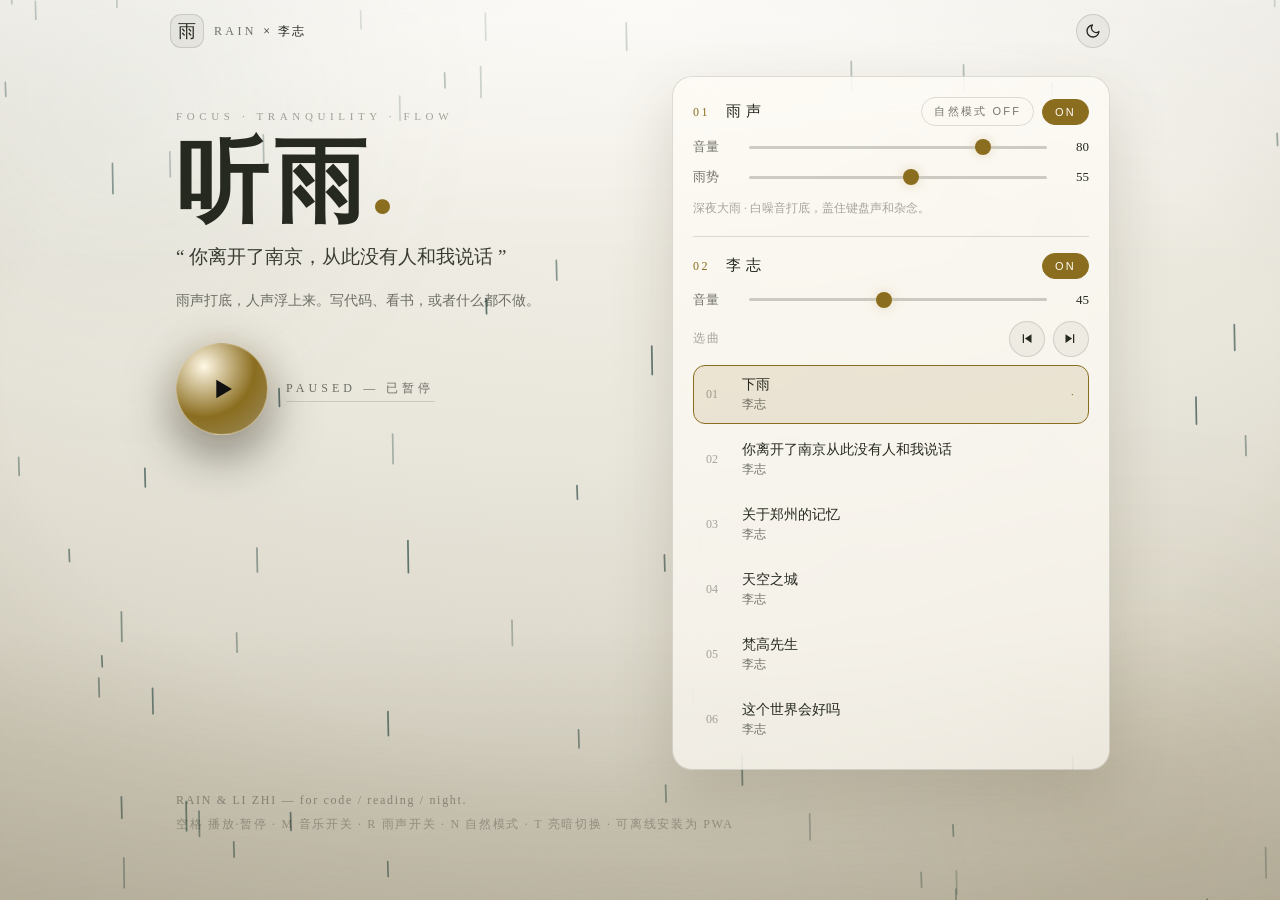
<file: index.html>
<!DOCTYPE html>
<html lang="zh-CN">
<head>
<meta charset="UTF-8" />
<meta name="viewport" content="width=device-width, initial-scale=1, viewport-fit=cover" />
<title>Rain — 雨声 × 李志</title>
<meta name="description" content="Rain & Li Zhi — 雨声混合李志，专注、平静、流动。适合编程、阅读与深夜。" />
<meta name="theme-color" content="#0b0f0e" />
<meta name="color-scheme" content="dark light" />
<script>
(function(){try{var t=localStorage.getItem('rain.theme');if(!t){t=matchMedia('(prefers-color-scheme: light)').matches?'light':'dark';}document.documentElement.dataset.theme=t;}catch(e){document.documentElement.dataset.theme='dark';}})();
</script>
<link rel="manifest" href="./manifest.webmanifest" />
<link rel="icon" type="image/svg+xml" href="./icons/icon.svg" />
<link rel="apple-touch-icon" href="./icons/apple-touch-icon.png" />
<meta name="mobile-web-app-capable" content="yes" />
<meta name="apple-mobile-web-app-status-bar-style" content="black-translucent" />
<meta name="apple-mobile-web-app-title" content="Rain" />
<link rel="preconnect" href="https://drive-cdn.1994.link" crossorigin />
<link rel="stylesheet" href="./styles.css" />
</head>
<body>
<canvas id="rain-canvas" aria-hidden="true"></canvas>
<div class="vignette" aria-hidden="true"></div>
<div class="grain" aria-hidden="true"></div>
<div class="glow glow-a" aria-hidden="true"></div>
<div class="glow glow-b" aria-hidden="true"></div>

<header class="topbar">
  <div class="brand">
    <span class="brand-mark">雨</span>
    <span class="brand-text">RAIN <em>× 李志</em></span>
  </div>
  <div class="top-actions">
    <button id="theme-btn" class="theme-btn" aria-label="切换亮色 / 暗色">
      <svg id="icon-moon" viewBox="0 0 24 24" width="16" height="16" fill="none" stroke="currentColor" stroke-width="2" stroke-linecap="round" stroke-linejoin="round"><path d="M21 12.8A9 9 0 1 1 11.2 3a7 7 0 0 0 9.8 9.8z"/></svg>
      <svg id="icon-sun" viewBox="0 0 24 24" width="16" height="16" fill="none" stroke="currentColor" stroke-width="2" stroke-linecap="round" stroke-linejoin="round" hidden><circle cx="12" cy="12" r="4"/><path d="M12 2v2M12 20v2M4.9 4.9l1.4 1.4M17.7 17.7l1.4 1.4M2 12h2M20 12h2M4.9 19.1l1.4-1.4M17.7 6.3l1.4-1.4"/></svg>
    </button>
    <button id="install-btn" class="ghost-btn" hidden>安装 App</button>
  </div>
</header>

<main class="stage">
  <section class="hero">
    <p class="kicker">FOCUS · TRANQUILITY · FLOW</p>
    <h1 class="title">听雨<span class="dot">.</span></h1>
    <p id="quote" class="quote">“ 你离开了南京，从此没有人和我说话 ”</p>
    <p class="sub">雨声打底，人声浮上来。写代码、看书，或者什么都不做。</p>

    <div class="big-play-wrap">
      <button id="play-btn" class="master-btn" aria-label="播放">
        <svg viewBox="0 0 24 24" width="34" height="34" fill="currentColor"><path d="M8 5.5v13l11-6.5z"/></svg>
      </button>
      <button id="pause-btn" class="master-btn" aria-label="暂停" hidden>
        <svg viewBox="0 0 24 24" width="34" height="34" fill="currentColor"><path d="M7 5h4v14H7zM13 5h4v14h-4z"/></svg>
      </button>
      <div class="big-play-hint"><span id="state-label">TAP TO BEGIN</span></div>
    </div>

    <div class="now-playing" id="now-playing" hidden>
      <span class="eq" aria-hidden="true"><i></i><i></i><i></i><i></i></span>
      <span id="np-text">雨声 · 下雨 — 李志</span>
    </div>
  </section>

  <section class="panel">
    <div class="channel">
      <div class="channel-head">
        <h2><span class="num">01</span> 雨声</h2>
        <span class="head-chips">
          <button class="chip" id="rain-natural" aria-pressed="false">自然模式 OFF</button>
          <button class="chip is-on" id="rain-mute" aria-pressed="true">ON</button>
        </span>
      </div>
      <label class="slider-row" id="rain-volume-row">
        <span>音量</span>
        <input id="rain-volume" type="range" min="0" max="100" value="80" />
        <b id="rain-volume-val">80</b>
      </label>
      <label class="slider-row" id="rain-intensity-row">
        <span>雨势</span>
        <input id="rain-intensity" type="range" min="1" max="100" value="55" />
        <b id="rain-intensity-val">55</b>
      </label>
      <p class="hint">深夜大雨 · 白噪音打底，盖住键盘声和杂念。</p>
    </div>

    <div class="divider"></div>

    <div class="channel">
      <div class="channel-head">
        <h2><span class="num">02</span> 李志</h2>
        <button class="chip is-on" id="music-mute" aria-pressed="true">ON</button>
      </div>
      <label class="slider-row">
        <span>音量</span>
        <input id="music-volume" type="range" min="0" max="100" value="45" />
        <b id="music-volume-val">45</b>
      </label>
      <div class="track-nav">
        <span class="track-nav-label">选曲</span>
        <span class="spacer"></span>
        <button id="prev-btn" class="icon-btn" aria-label="上一首">
          <svg viewBox="0 0 24 24" width="15" height="15" fill="currentColor"><path d="M6 5h2v14H6zM20 5v14L9.5 12z"/></svg>
        </button>
        <button id="next-btn" class="icon-btn" aria-label="下一首">
          <svg viewBox="0 0 24 24" width="15" height="15" fill="currentColor"><path d="M16 5h2v14h-2zM4 5v14l10.5-7z"/></svg>
        </button>
      </div>
      <ol id="track-list" class="tracks"></ol>
    </div>
  </section>

  <footer class="foot">
    <p>RAIN &amp; LI ZHI — for code / reading / night.</p>
    <p class="tiny">空格 播放·暂停 · M 音乐开关 · R 雨声开关 · N 自然模式 · T 亮暗切换 · 可离线安装为 PWA</p>
  </footer>
</main>

<script src="./app.js" defer></script>
</body>
</html>
</file>
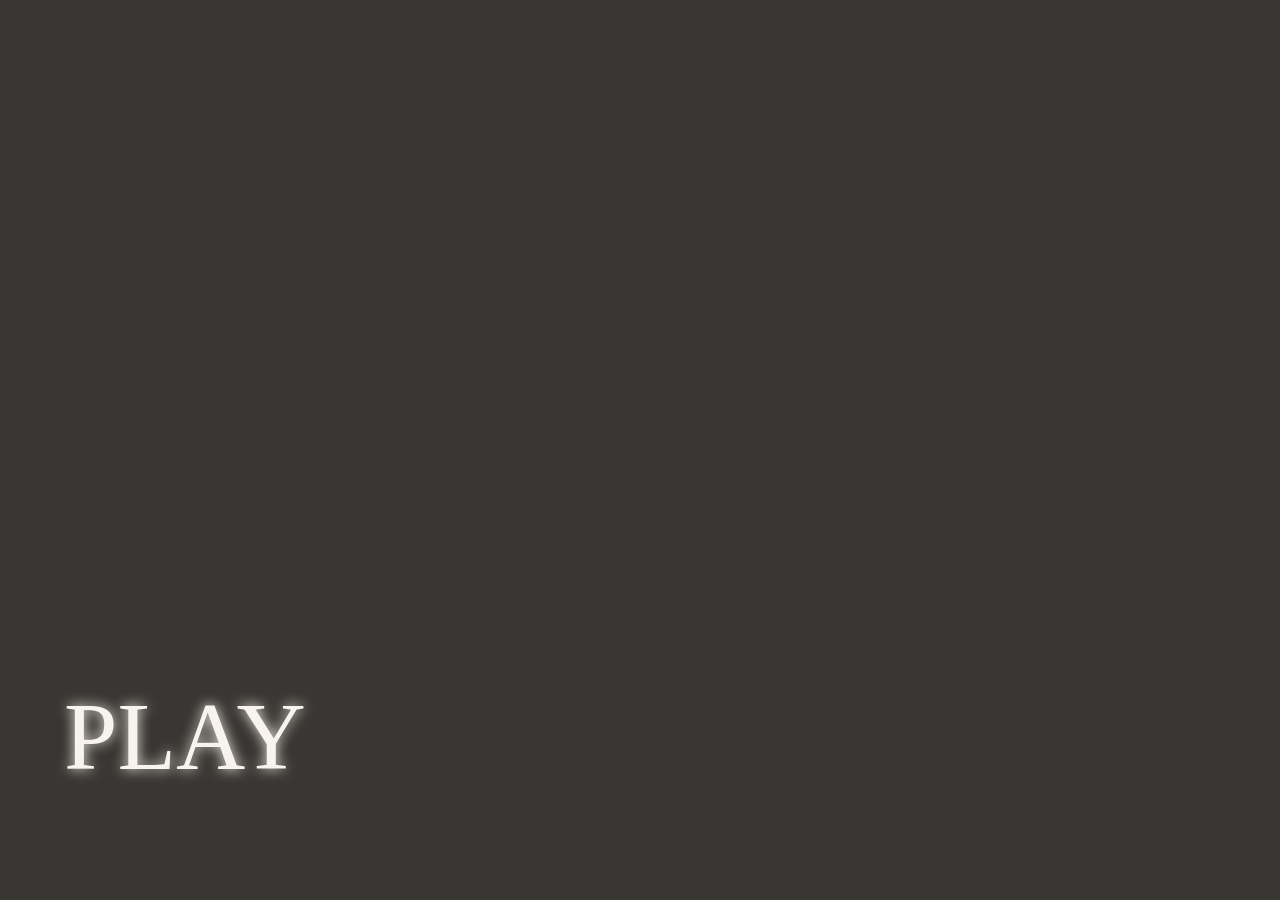
<file: templates/index.html>
<!DOCTYPE html>
<html lang="zh-CN">
<head>
    <meta charset="UTF-8">
    <title>Rain</title>
    <link rel="stylesheet" href="https://cdn.staticfile.org/aplayer/1.9.1/APlayer.min.css">
    <style>
        * {
            margin: 0;
            padding: 0;
        }

        html {
            height: 100%;
        }

        body {
            min-height: 100%;
            background: #393733;
            height: 100%;
            position: relative;
        }

        #music-play {
            display: none;
        }

        #ctl {
            font-size: 6rem;
            color: #f8f4ed;
            text-shadow: 0 0 0.8rem #f8f4ed;
        }

        #rain-play {
            bottom: 12%;
            left: 5%;
            position: absolute;
            cursor: pointer;
        }

    </style>
</head>
<body>
<audio
        src="https://drive-cdn.1994.link/rain-project/rain001.m4a" preload="auto" loop id="au"
>
    Your browser does not support the audio tag.
</audio>
<div id="rain-play">
    <div id="ctl">PLAY</div>
</div>
<div id="music-play">
    <div id="player"></div>
</div>
<script src="https://cdn.staticfile.org/aplayer/1.9.1/APlayer.min.js"></script>
<script>
    const ap = new APlayer({
        container: document.getElementById('player'),
        listFolded: true,
        preload: 'auto',
        volume: 0.4,
        mini: true,
        audio: [
            {name: '下雨', url: 'https://drive-cdn.1994.link/rain-project/下雨.m4a', artist: '李志'},
            {name: '你离开了南京从此没有人和我说话', url: 'https://drive-cdn.1994.link/rain-project/你离开了南京从此没有人和我说话.m4a', artist: '李志'},
            {name: '关于郑州的记忆', url: 'https://drive-cdn.1994.link/rain-project/关于郑州的记忆.m4a', artist: '李志'},
            {name: '天空之城', url: 'https://drive-cdn.1994.link/rain-project/天空之城.m4a', artist: '李志'},
            {name: '梵高先生', url: 'https://drive-cdn.1994.link/rain-project/梵高先生.m4a', artist: '李志'},
            {name: '这个世界会好吗', url: 'https://drive-cdn.1994.link/rain-project/这个世界会好吗.m4a', artist: '李志'},
        ]
    });
    const au = document.getElementById('au')
    const ctl = document.getElementById('ctl')
    ctl.addEventListener('click', function () {
        const paused = au.paused
        if (paused) {
            au.play()
            ap.play()
            ctl.innerHTML = 'PAUSE'
        } else {
            au.pause()
            ap.pause()
            ctl.innerHTML = 'PLAY'
        }
    })
</script>
</body>
</html>
</file>
<file: styles.css>
:root{
  color-scheme:dark;
  --bg:#0b0f0e;
  --bg2:#131918;
  --ink:#f2ece1;
  --muted:rgba(242,236,225,.58);
  --faint:rgba(242,236,225,.32);
  --line:rgba(242,236,225,.12);
  --accent:#d8c9a3;
  --accent-dim:rgba(216,201,163,.18);
  --card:rgba(18,24,22,.62);
  --wash:rgba(242,236,225,.06);
  --wash-hover:rgba(242,236,225,.12);
  --track:rgba(242,236,225,.18);
  --pill-bg:rgba(0,0,0,.28);
  --shadow:0 24px 70px rgba(0,0,0,.45);
  --chip-on-ink:#0d0f0e;
  --radius:20px;
}
[data-theme="light"]{
  color-scheme:light;
  --bg:#e9e6dc;
  --bg2:#f5f2e9;
  --ink:#26291f;
  --muted:rgba(38,41,31,.64);
  --faint:rgba(38,41,31,.4);
  --line:rgba(38,41,31,.15);
  --accent:#8a6d1f;
  --accent-dim:rgba(138,109,31,.13);
  --card:rgba(255,253,247,.68);
  --wash:rgba(38,41,31,.05);
  --wash-hover:rgba(38,41,31,.1);
  --track:rgba(38,41,31,.22);
  --pill-bg:rgba(255,255,255,.55);
  --shadow:0 24px 60px rgba(90,80,55,.2);
  --chip-on-ink:#fffdf4;
}
*{box-sizing:border-box;margin:0;padding:0}
[hidden]{display:none!important}
html,body{height:100%}
body{
  font-family:"Songti SC","Noto Serif SC",Georgia,"PingFang SC","Hiragino Sans GB","Microsoft YaHei",serif;
  background:radial-gradient(120% 90% at 50% 0%, #1b2320 0%, var(--bg) 55%, #070908 100%);
  color:var(--ink);
  min-height:100dvh;
  overflow-x:hidden;
  -webkit-font-smoothing:antialiased;
  transition:background .4s ease,color .4s ease;
}
[data-theme="light"] body{
  background:radial-gradient(120% 90% at 50% 0%, #f7f4ec 0%, var(--bg) 55%, #d6d1c1 100%);
}
body::before{
  content:"";position:fixed;inset:0;pointer-events:none;
  background:linear-gradient(180deg, rgba(0,0,0,.25), transparent 30%, transparent 70%, rgba(0,0,0,.5));
  z-index:2;
}
[data-theme="light"] body::before{
  background:linear-gradient(180deg, rgba(255,255,255,.55), transparent 30%, transparent 70%, rgba(120,110,85,.2));
}
#rain-canvas{position:fixed;inset:0;width:100%;height:100%;z-index:0;opacity:.9}
[data-theme="light"] #rain-canvas{opacity:.85}
.vignette{position:fixed;inset:0;z-index:1;pointer-events:none;
  background:radial-gradient(90% 75% at 50% 42%, transparent 40%, rgba(0,0,0,.55) 100%);}
[data-theme="light"] .vignette{
  background:radial-gradient(90% 75% at 50% 42%, transparent 55%, rgba(120,110,85,.24) 100%);}
.grain{position:fixed;inset:0;z-index:3;pointer-events:none;opacity:.07;mix-blend-mode:overlay;
  background-image:url("data:image/svg+xml,%3Csvg xmlns='http://www.w3.org/2000/svg' width='140' height='140'%3E%3Cfilter id='n'%3E%3CfeTurbulence type='fractalNoise' baseFrequency='.9' numOctaves='2'/%3E%3C/filter%3E%3Crect width='100%25' height='100%25' filter='url(%23n)' opacity='.9'/%3E%3C/svg%3E");}
.glow{position:fixed;border-radius:50%;filter:blur(90px);z-index:0;pointer-events:none;opacity:.5}
.glow-a{width:44vw;height:44vw;left:-12vw;top:-14vw;background:radial-gradient(circle, rgba(84,120,105,.35), transparent 65%)}
.glow-b{width:52vw;height:52vw;right:-16vw;bottom:-18vw;background:radial-gradient(circle, rgba(216,201,163,.16), transparent 65%)}
[data-theme="light"] .glow-a{background:radial-gradient(circle, rgba(120,150,135,.28), transparent 65%)}
[data-theme="light"] .glow-b{background:radial-gradient(circle, rgba(150,120,60,.2), transparent 65%)}

.topbar{
  position:relative;z-index:5;
  display:flex;align-items:center;justify-content:space-between;
  padding:calc(14px + env(safe-area-inset-top)) 20px 10px;
  max-width:980px;margin:0 auto;
}
.brand{display:flex;align-items:center;gap:10px}
.brand-mark{
  width:34px;height:34px;display:grid;place-items:center;
  border:1px solid var(--line);border-radius:11px;
  background:var(--wash);font-size:18px;
}
.brand-text{letter-spacing:.28em;font-size:12px;color:var(--muted)}
.brand-text em{font-style:normal;color:var(--ink);letter-spacing:.2em}
.top-actions{display:flex;align-items:center;gap:10px}
.clock{font-variant-numeric:tabular-nums;font-size:13px;letter-spacing:.18em;color:var(--muted)}
.ghost-btn{
  border:1px solid var(--line);background:var(--wash);color:var(--ink);
  border-radius:999px;padding:7px 14px;font-size:12px;letter-spacing:.12em;cursor:pointer;
}
.ghost-btn:hover{background:var(--wash-hover)}
.theme-btn{
  width:34px;height:34px;border-radius:50%;cursor:pointer;
  border:1px solid var(--line);background:var(--wash);color:var(--ink);
  display:grid;place-items:center;
}
.theme-btn:hover{background:var(--wash-hover)}

.stage{position:relative;z-index:5;max-width:980px;margin:0 auto;padding:18px 20px 40px;
  display:grid;gap:18px}
@media(min-width:900px){.stage{grid-template-columns:1.05fr .95fr;align-items:start}.hero{position:sticky;top:18px}.foot{grid-column:1/-1}}

.hero{text-align:left;padding:34px 6px 6px}
.kicker{font-size:11px;letter-spacing:.42em;color:var(--faint);margin-bottom:14px}
.title{font-size:clamp(56px,9vw,92px);line-height:1;font-weight:600;letter-spacing:.06em}
.title .dot{color:var(--accent)}
.quote{margin-top:16px;font-size:clamp(15px,2.6vw,19px);color:var(--ink);opacity:.9;min-height:1.8em;transition:opacity .6s}
.quote.fade{opacity:0}
.sub{margin-top:10px;color:var(--muted);font-size:14px;line-height:1.9;max-width:34em}

.big-play-wrap{display:flex;align-items:center;gap:18px;margin-top:28px}
.master-btn{
  width:92px;height:92px;border-radius:50%;cursor:pointer;color:#111;
  border:1px solid rgba(216,201,163,.6);
  background:radial-gradient(circle at 30% 25%, #fff8e6, var(--accent) 55%, #9c8c60 100%);
  box-shadow:0 0 0 10px rgba(216,201,163,.08), 0 0 44px rgba(216,201,163,.28), 0 18px 50px rgba(0,0,0,.5);
  display:grid;place-items:center;transition:transform .25s ease, box-shadow .25s ease;
}
.master-btn:hover{transform:scale(1.04)}
.master-btn:active{transform:scale(.97)}
.master-btn.playing{box-shadow:0 0 0 12px rgba(216,201,163,.1), 0 0 70px rgba(216,201,163,.4), 0 18px 50px rgba(0,0,0,.5)}
.big-play-hint{font-size:12px;letter-spacing:.34em;color:var(--muted)}
#state-label{border-bottom:1px solid var(--line);padding-bottom:6px}

.now-playing{
  margin-top:22px;display:inline-flex;align-items:center;gap:10px;
  border:1px solid var(--line);background:var(--pill-bg);
  padding:10px 14px;border-radius:999px;font-size:13px;letter-spacing:.06em;max-width:100%;
}
#np-text{white-space:nowrap;overflow:hidden;text-overflow:ellipsis;max-width:52vw}
.eq{display:inline-flex;align-items:flex-end;gap:2px;height:14px}
.eq i{width:3px;background:var(--accent);border-radius:2px;animation:eq 1s ease-in-out infinite}
.eq i:nth-child(2){animation-delay:.15s}.eq i:nth-child(3){animation-delay:.3s}.eq i:nth-child(4){animation-delay:.45s}
@keyframes eq{0%,100%{height:4px}50%{height:14px}}
.paused-eq i{animation-play-state:paused;height:4px!important}

.panel{
  background:var(--card);
  border:1px solid var(--line);
  border-radius:var(--radius);
  backdrop-filter:blur(18px);-webkit-backdrop-filter:blur(18px);
  padding:20px;box-shadow:var(--shadow);
  transition:background .4s ease,border-color .4s ease;
}
.channel-head{display:flex;align-items:center;justify-content:space-between;margin-bottom:12px}
.head-chips{display:flex;gap:8px;align-items:center}
.channel h2{font-size:15px;letter-spacing:.3em;font-weight:500}
.channel h2 .num{color:var(--accent);margin-right:8px;font-size:12px;letter-spacing:.2em}
.chip{border:1px solid var(--line);background:transparent;color:var(--muted);
  font-size:11px;letter-spacing:.2em;border-radius:999px;padding:6px 12px;cursor:pointer}
.chip.is-on{color:var(--chip-on-ink);background:var(--accent);border-color:var(--accent)}
.track-nav{display:flex;gap:8px;align-items:center;margin:4px 0 6px}
.track-nav .spacer{flex:1}
.track-nav-label{font-size:12px;letter-spacing:.2em;color:var(--faint)}
.icon-btn{
  width:36px;height:36px;border-radius:50%;cursor:pointer;
  border:1px solid var(--line);background:var(--wash);color:var(--ink);font-size:15px;
  display:inline-grid;place-items:center;
}
.icon-btn:hover{background:var(--wash-hover)}
.icon-btn.is-off{opacity:.45}
.slider-row{display:grid;grid-template-columns:44px 1fr 30px;align-items:center;gap:12px;margin:12px 0;font-size:13px;color:var(--muted)}
.slider-row b{color:var(--ink);font-weight:400;text-align:right;font-variant-numeric:tabular-nums}
input[type=range]{-webkit-appearance:none;appearance:none;height:3px;border-radius:99px;background:var(--track);outline:none}
input[type=range]::-webkit-slider-thumb{-webkit-appearance:none;width:16px;height:16px;border-radius:50%;background:var(--accent);box-shadow:0 0 12px rgba(216,201,163,.7);cursor:pointer}
input[type=range]::-moz-range-thumb{width:16px;height:16px;border:none;border-radius:50%;background:var(--accent);cursor:pointer}
.hint{font-size:12px;color:var(--faint);line-height:1.8;margin-top:6px}
.divider{height:1px;background:var(--line);margin:16px 0}
.tracks{list-style:none;margin-top:8px;display:grid;gap:6px}
.tracks li{
  display:grid;grid-template-columns:26px 1fr auto;gap:10px;align-items:center;
  padding:10px 12px;border-radius:12px;border:1px solid transparent;cursor:pointer;
  font-size:14px;transition:background .2s,border .2s;
}
.tracks li:hover{background:var(--wash)}
.tracks li.active{background:var(--accent-dim);border-color:var(--accent)}
.tracks .idx{color:var(--faint);font-size:12px;font-variant-numeric:tabular-nums}
.tracks .t-art{color:var(--muted);font-size:12px;margin-top:2px}
.tracks .t-state{font-size:11px;letter-spacing:.2em;color:var(--accent)}

.foot{color:var(--faint);font-size:12px;letter-spacing:.14em;line-height:2;text-align:left;padding:0 6px}
.foot .tiny{opacity:.8}
</file>
